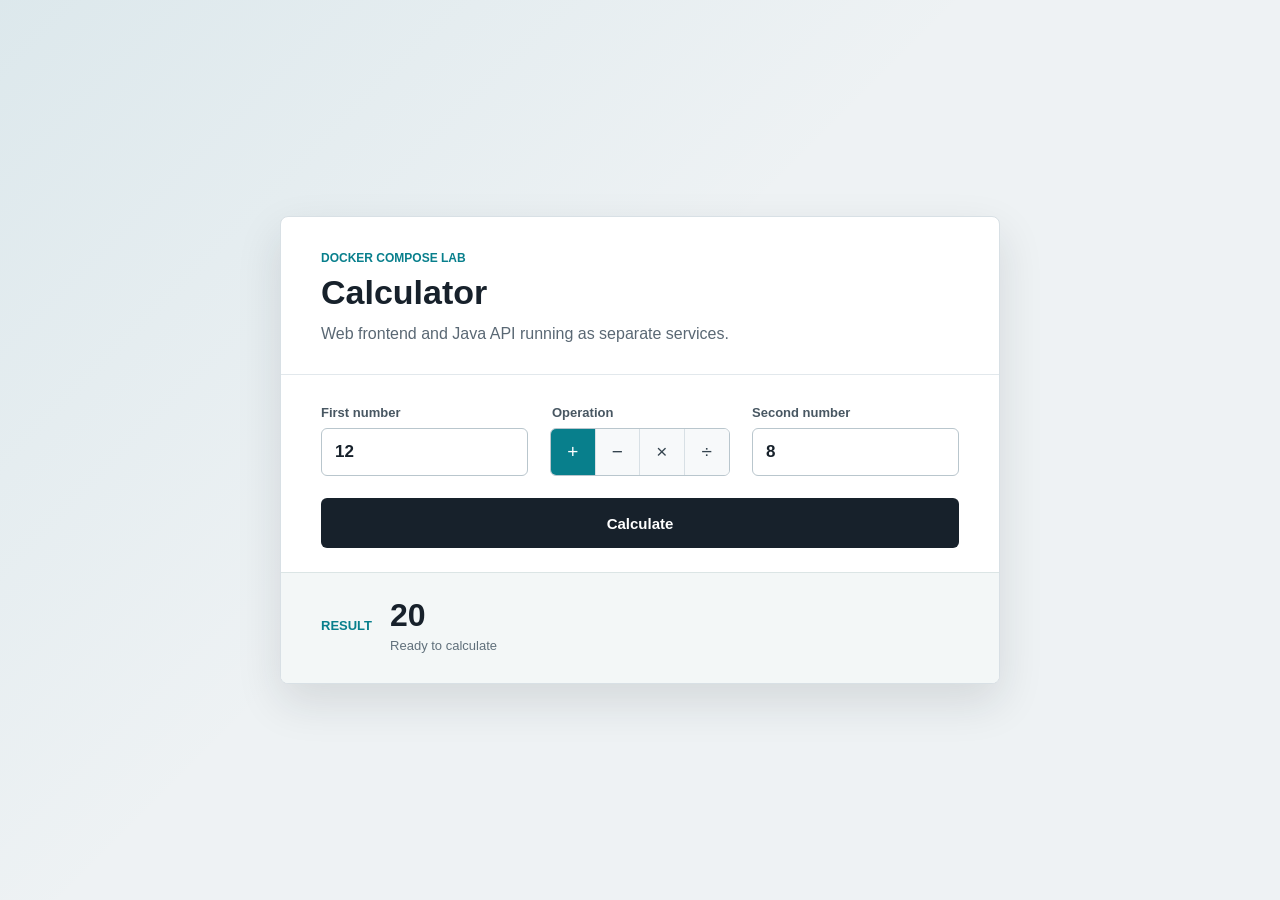
<file: web/index.html>
<!doctype html>
<html lang="en">
<head>
    <meta charset="UTF-8">
    <meta name="viewport" content="width=device-width, initial-scale=1.0">
    <title>Compose Calculator</title>
    <link rel="stylesheet" href="styles.css">
</head>
<body>
    <main class="calculator-shell">
        <header>
            <p class="eyebrow">DOCKER COMPOSE LAB</p>
            <h1>Calculator</h1>
            <p class="subtitle">Web frontend and Java API running as separate services.</p>
        </header>

        <form id="calculator-form" class="calculator" novalidate>
            <label>
                First number
                <input id="left" name="left" type="number" step="any" value="12" required>
            </label>

            <fieldset>
                <legend>Operation</legend>
                <div class="operations" role="group" aria-label="Operation">
                    <button type="button" class="operation active" data-operator="+">+</button>
                    <button type="button" class="operation" data-operator="-">−</button>
                    <button type="button" class="operation" data-operator="*">×</button>
                    <button type="button" class="operation" data-operator="/">÷</button>
                </div>
            </fieldset>

            <label>
                Second number
                <input id="right" name="right" type="number" step="any" value="8" required>
            </label>

            <button class="calculate-button" type="submit">Calculate</button>
        </form>

        <section class="result-panel" aria-live="polite">
            <span class="result-label">Result</span>
            <strong id="result">20</strong>
            <p id="status">Ready to calculate</p>
        </section>
    </main>

    <script src="app.js"></script>
</body>
</html>
</file>
<file: web/styles.css>
:root {
    color-scheme: light;
    font-family: Inter, "Segoe UI", Arial, sans-serif;
    color: #17212b;
    background: #eef2f4;
}

* {
    box-sizing: border-box;
}

body {
    min-height: 100vh;
    margin: 0;
    display: grid;
    place-items: center;
    padding: 32px 20px;
    background:
        linear-gradient(135deg, rgba(14, 116, 144, 0.08), transparent 45%),
        #eef2f4;
}

.calculator-shell {
    width: min(100%, 720px);
    background: #ffffff;
    border: 1px solid #d8e0e5;
    border-radius: 8px;
    box-shadow: 0 18px 45px rgba(23, 33, 43, 0.12);
    overflow: hidden;
}

header {
    padding: 34px 40px 28px;
    border-bottom: 1px solid #e2e8ec;
}

.eyebrow {
    margin: 0 0 8px;
    color: #087f8c;
    font-size: 12px;
    font-weight: 800;
    letter-spacing: 0;
}

h1 {
    margin: 0;
    font-size: 34px;
    line-height: 1.15;
}

.subtitle {
    margin: 10px 0 0;
    color: #5a6874;
    line-height: 1.5;
}

.calculator {
    display: grid;
    grid-template-columns: 1fr 180px 1fr;
    gap: 22px;
    align-items: end;
    padding: 30px 40px 24px;
}

label,
legend {
    color: #485762;
    font-size: 13px;
    font-weight: 700;
}

input {
    width: 100%;
    height: 48px;
    margin-top: 8px;
    padding: 0 13px;
    border: 1px solid #b9c6cd;
    border-radius: 6px;
    color: #17212b;
    background: #ffffff;
    font: inherit;
    font-size: 17px;
}

input:focus {
    outline: 3px solid rgba(8, 127, 140, 0.18);
    border-color: #087f8c;
}

fieldset {
    min-width: 0;
    margin: 0;
    padding: 0;
    border: 0;
}

.operations {
    display: grid;
    grid-template-columns: repeat(4, 1fr);
    height: 48px;
    margin-top: 8px;
    border: 1px solid #b9c6cd;
    border-radius: 6px;
    overflow: hidden;
}

.operation {
    border: 0;
    border-right: 1px solid #d8e0e5;
    color: #34434e;
    background: #f7f9fa;
    font-size: 19px;
    cursor: pointer;
}

.operation:last-child {
    border-right: 0;
}

.operation:hover {
    background: #e9f3f4;
}

.operation.active {
    color: #ffffff;
    background: #087f8c;
}

.calculate-button {
    grid-column: 1 / -1;
    height: 50px;
    border: 0;
    border-radius: 6px;
    color: #ffffff;
    background: #17212b;
    font-size: 15px;
    font-weight: 800;
    cursor: pointer;
}

.calculate-button:hover {
    background: #293946;
}

.calculate-button:disabled {
    cursor: wait;
    opacity: 0.65;
}

.result-panel {
    display: grid;
    grid-template-columns: auto 1fr;
    gap: 4px 18px;
    align-items: center;
    padding: 24px 40px 30px;
    background: #f3f7f7;
    border-top: 1px solid #dbe5e5;
}

.result-label {
    grid-row: 1 / 3;
    color: #087f8c;
    font-size: 13px;
    font-weight: 800;
    text-transform: uppercase;
}

#result {
    min-width: 0;
    color: #17212b;
    font-size: 32px;
    overflow-wrap: anywhere;
}

#status {
    margin: 0;
    color: #60707b;
    font-size: 13px;
}

#status.error {
    color: #b42318;
}

@media (max-width: 650px) {
    body {
        padding: 16px;
    }

    header,
    .calculator,
    .result-panel {
        padding-left: 22px;
        padding-right: 22px;
    }

    .calculator {
        grid-template-columns: 1fr;
    }

    .calculate-button {
        grid-column: auto;
    }
}
</file>
